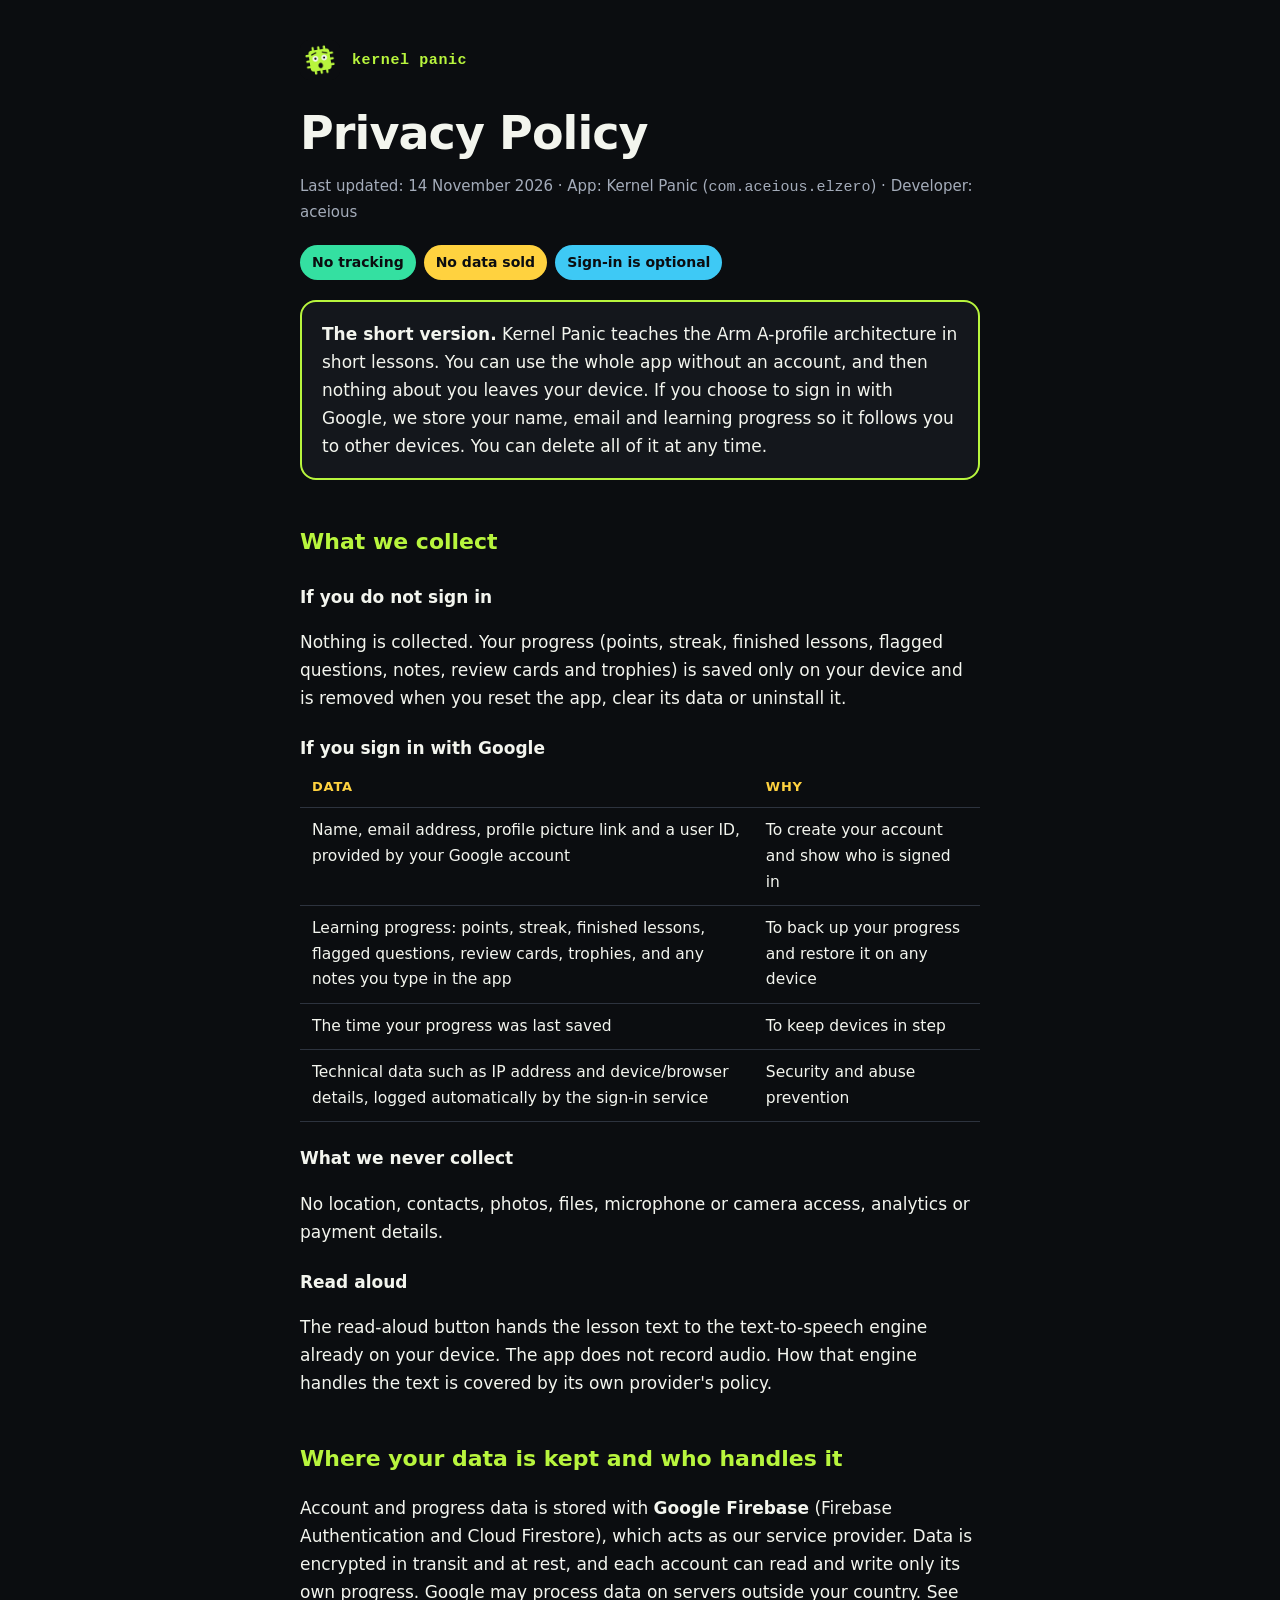
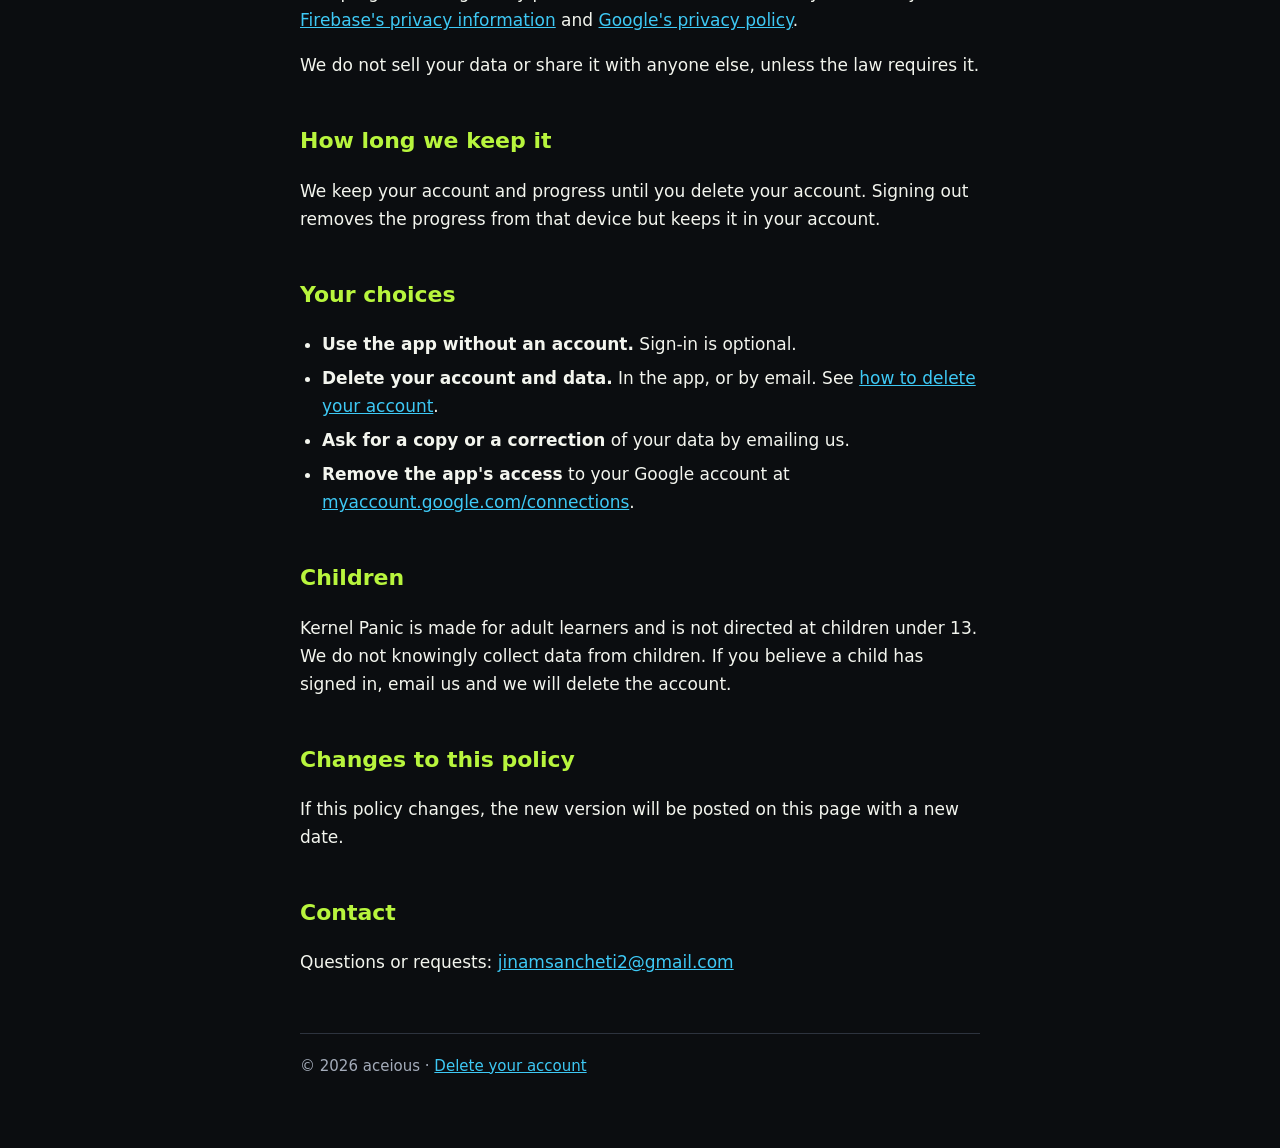
<file: index.html>
<!doctype html>
<html lang="en">
<head>
<meta charset="utf-8">
<meta name="viewport" content="width=device-width, initial-scale=1">
<title>Kernel Panic – Privacy Policy</title>
<meta name="description" content="Privacy policy for the Kernel Panic app by aceious.">
<link rel="icon" href="icon.png">
<link rel="stylesheet" href="style.css">
</head>
<body>
<main>
  <div class="brand"><img src="icon.png" alt=""> kernel panic</div>
  <h1>Privacy Policy</h1>
  <p class="muted">Last updated: 14 November 2026 · App: Kernel Panic (<code>com.aceious.elzero</code>) · Developer: aceious</p>

  <ul class="pills">
    <li>No tracking</li>
    <li>No data sold</li>
    <li>Sign-in is optional</li>
  </ul>

  <div class="card lime">
    <p><strong>The short version.</strong> Kernel Panic teaches the Arm A-profile architecture in short lessons.
    You can use the whole app without an account, and then nothing about you leaves your device.
    If you choose to sign in with Google, we store your name, email and learning progress so it
    follows you to other devices. You can delete all of it at any time.</p>
  </div>

  <h2>What we collect</h2>

  <h3>If you do not sign in</h3>
  <p>Nothing is collected. Your progress (points, streak, finished lessons, flagged questions, notes,
  review cards and trophies) is saved only on your device and is removed when you reset the app,
  clear its data or uninstall it.</p>

  <h3>If you sign in with Google</h3>
  <div class="table-wrap">
  <table>
    <tr><th>Data</th><th>Why</th></tr>
    <tr><td>Name, email address, profile picture link and a user ID, provided by your Google account</td>
        <td>To create your account and show who is signed in</td></tr>
    <tr><td>Learning progress: points, streak, finished lessons, flagged questions, review cards, trophies, and any notes you type in the app</td>
        <td>To back up your progress and restore it on any device</td></tr>
    <tr><td>The time your progress was last saved</td>
        <td>To keep devices in step</td></tr>
    <tr><td>Technical data such as IP address and device/browser details, logged automatically by the sign-in service</td>
        <td>Security and abuse prevention</td></tr>
  </table>
  </div>

  <h3>What we never collect</h3>
  <p>No location, contacts, photos, files, microphone or camera access, analytics or
  payment details.</p>

  <h3>Read aloud</h3>
  <p>The read-aloud button hands the lesson text to the text-to-speech engine already on your device.
  The app does not record audio. How that engine handles the text is covered by its own provider's policy.</p>

  <h2>Where your data is kept and who handles it</h2>
  <p>Account and progress data is stored with <strong>Google Firebase</strong> (Firebase Authentication and
  Cloud Firestore), which acts as our service provider. Data is encrypted in transit and at rest, and each
  account can read and write only its own progress. Google may process data on servers outside your country.
  See <a href="https://firebase.google.com/support/privacy">Firebase's privacy information</a> and
  <a href="https://policies.google.com/privacy">Google's privacy policy</a>.</p>
  <p>We do not sell your data or share it with anyone else, unless the law requires it.</p>

  <h2>How long we keep it</h2>
  <p>We keep your account and progress until you delete your account. Signing out removes the progress
  from that device but keeps it in your account.</p>

  <h2>Your choices</h2>
  <ul>
    <li><strong>Use the app without an account.</strong> Sign-in is optional.</li>
    <li><strong>Delete your account and data.</strong> In the app, or by email. See
        <a href="delete-account.html">how to delete your account</a>.</li>
    <li><strong>Ask for a copy or a correction</strong> of your data by emailing us.</li>
    <li><strong>Remove the app's access</strong> to your Google account at
        <a href="https://myaccount.google.com/connections">myaccount.google.com/connections</a>.</li>
  </ul>

  <h2>Children</h2>
  <p>Kernel Panic is made for adult learners and is not directed at children under 13. We do not knowingly
  collect data from children. If you believe a child has signed in, email us and we will delete the account.</p>

  <h2>Changes to this policy</h2>
  <p>If this policy changes, the new version will be posted on this page with a new date.</p>

  <h2>Contact</h2>
  <p>Questions or requests: <a href="mailto:jinamsancheti2@gmail.com">jinamsancheti2@gmail.com</a></p>

  <footer class="muted">© 2026 aceious · <a href="delete-account.html">Delete your account</a></footer>
</main>
</body>
</html>
</file>
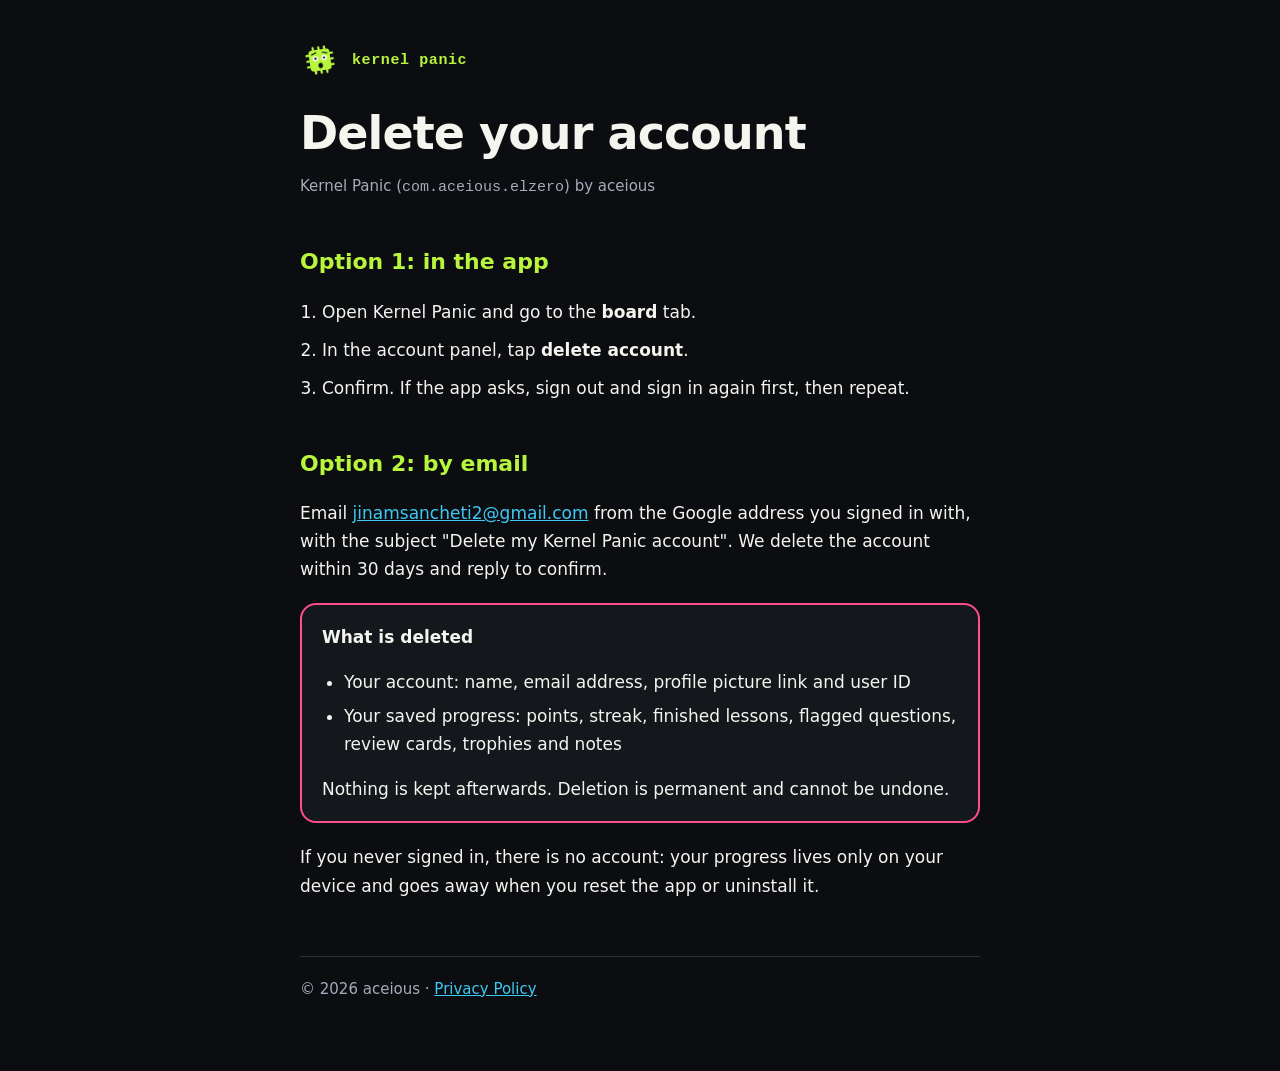
<file: delete-account.html>
<!doctype html>
<html lang="en">
<head>
<meta charset="utf-8">
<meta name="viewport" content="width=device-width, initial-scale=1">
<title>Kernel Panic – Delete your account</title>
<meta name="description" content="How to delete your Kernel Panic account and data.">
<link rel="icon" href="icon.png">
<link rel="stylesheet" href="style.css">
</head>
<body>
<main>
  <div class="brand"><img src="icon.png" alt=""> kernel panic</div>
  <h1>Delete your account</h1>
  <p class="muted">Kernel Panic (<code>com.aceious.elzero</code>) by aceious</p>

  <h2>Option 1: in the app</h2>
  <ol class="steps">
    <li>Open Kernel Panic and go to the <strong>board</strong> tab.</li>
    <li>In the account panel, tap <strong>delete account</strong>.</li>
    <li>Confirm. If the app asks, sign out and sign in again first, then repeat.</li>
  </ol>

  <h2>Option 2: by email</h2>
  <p>Email <a href="mailto:jinamsancheti2@gmail.com?subject=Delete%20my%20Kernel%20Panic%20account">jinamsancheti2@gmail.com</a>
  from the Google address you signed in with, with the subject "Delete my Kernel Panic account".
  We delete the account within 30 days and reply to confirm.</p>

  <div class="card pink">
    <p><strong>What is deleted</strong></p>
    <ul>
      <li>Your account: name, email address, profile picture link and user ID</li>
      <li>Your saved progress: points, streak, finished lessons, flagged questions, review cards, trophies and notes</li>
    </ul>
    <p>Nothing is kept afterwards. Deletion is permanent and cannot be undone.</p>
  </div>

  <p>If you never signed in, there is no account: your progress lives only on your device and goes away
  when you reset the app or uninstall it.</p>

  <footer class="muted">© 2026 aceious · <a href="./">Privacy Policy</a></footer>
</main>
</body>
</html>
</file>
<file: style.css>
:root {
  --ink: #0B0D10;
  --surface: #14171C;
  --line: #2D333E;
  --text: #F3F5EE;
  --muted: #A4ACBA;
  --lime: #B8F53D;
  --mint: #34E0A1;
  --gold: #FFD23F;
  --cyan: #3EC9F5;
  --pink: #FF4F8B;
}
* { box-sizing: border-box; }
html { -webkit-text-size-adjust: 100%; }
body {
  margin: 0;
  background: var(--ink);
  color: var(--text);
  font: 17px/1.65 system-ui, -apple-system, "Segoe UI", Roboto, sans-serif;
}
main { max-width: 720px; margin: 0 auto; padding: 40px 20px 72px; }
.brand {
  display: flex; align-items: center; gap: 12px;
  font: 700 15px/1 ui-monospace, "JetBrains Mono", Consolas, monospace;
  color: var(--lime); letter-spacing: .04em; text-transform: lowercase;
}
.brand img { width: 40px; height: 40px; border-radius: 10px; }
h1 { font-size: clamp(32px, 7vw, 46px); line-height: 1.1; margin: 28px 0 8px; letter-spacing: -.02em; }
h2 { font-size: 22px; margin: 44px 0 10px; color: var(--lime); }
h3 { font-size: 17px; margin: 22px 0 4px; }
p, li { color: var(--text); }
.muted { color: var(--muted); font-size: 15px; }
a { color: var(--cyan); }
ul { padding-left: 22px; }
li { margin: 6px 0; }
.card {
  background: var(--surface); border: 2px solid var(--line);
  border-radius: 16px; padding: 18px 20px; margin: 20px 0;
}
.card.lime { border-color: var(--lime); }
.card.pink { border-color: var(--pink); }
.card p:first-child { margin-top: 0; }
.card p:last-child, .card ul:last-child { margin-bottom: 0; }
.pills { display: flex; flex-wrap: wrap; gap: 8px; padding: 0; margin: 20px 0; list-style: none; }
.pills li {
  margin: 0; padding: 6px 12px; border-radius: 999px;
  font-weight: 600; font-size: 14px; color: var(--ink); background: var(--mint);
}
.pills li:nth-child(2) { background: var(--gold); }
.pills li:nth-child(3) { background: var(--cyan); }
.pills li:nth-child(4) { background: var(--pink); }
ol.steps { padding-left: 22px; }
ol.steps li { margin: 10px 0; }
.table-wrap { overflow-x: auto; }
table { border-collapse: collapse; width: 100%; font-size: 15.5px; }
th, td { text-align: left; vertical-align: top; padding: 10px 12px; border-bottom: 1px solid var(--line); }
th { color: var(--gold); font-size: 13px; text-transform: uppercase; letter-spacing: .06em; }
footer { margin-top: 56px; padding-top: 20px; border-top: 1px solid var(--line); }
</file>
